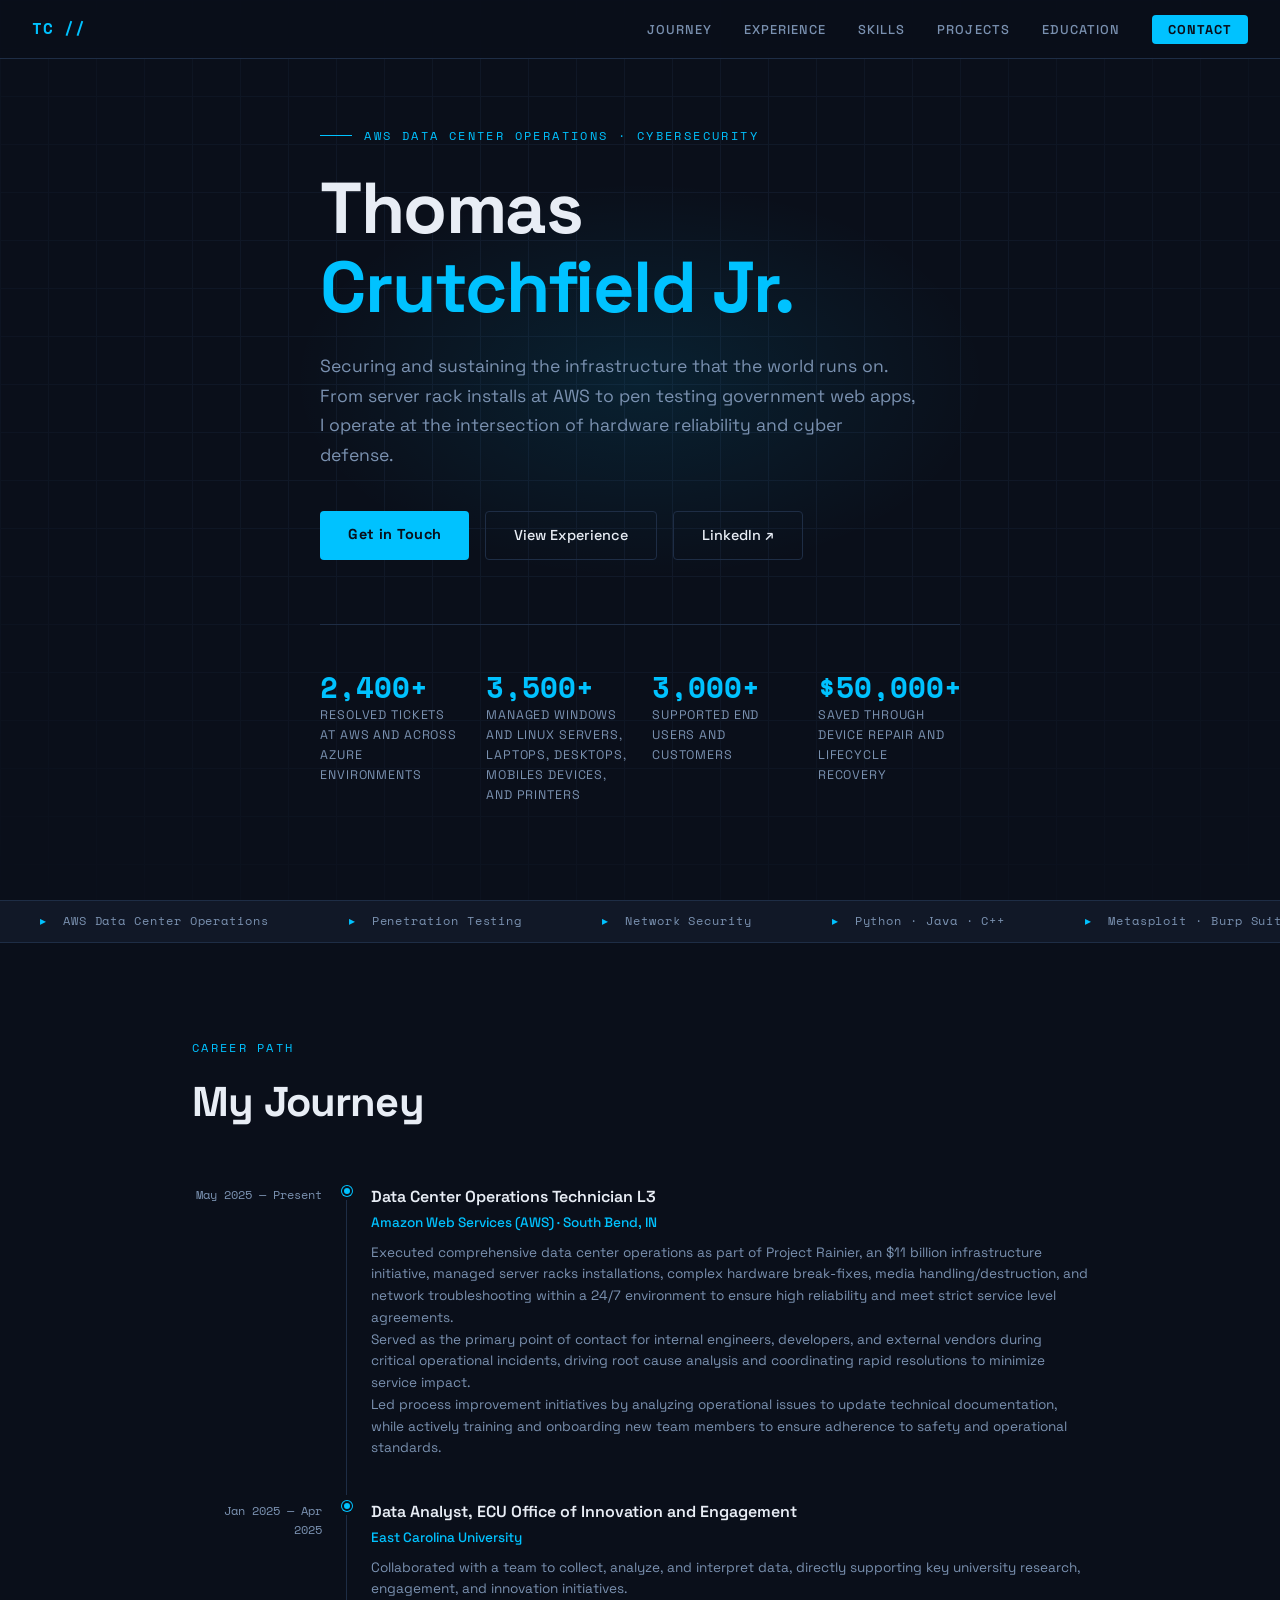
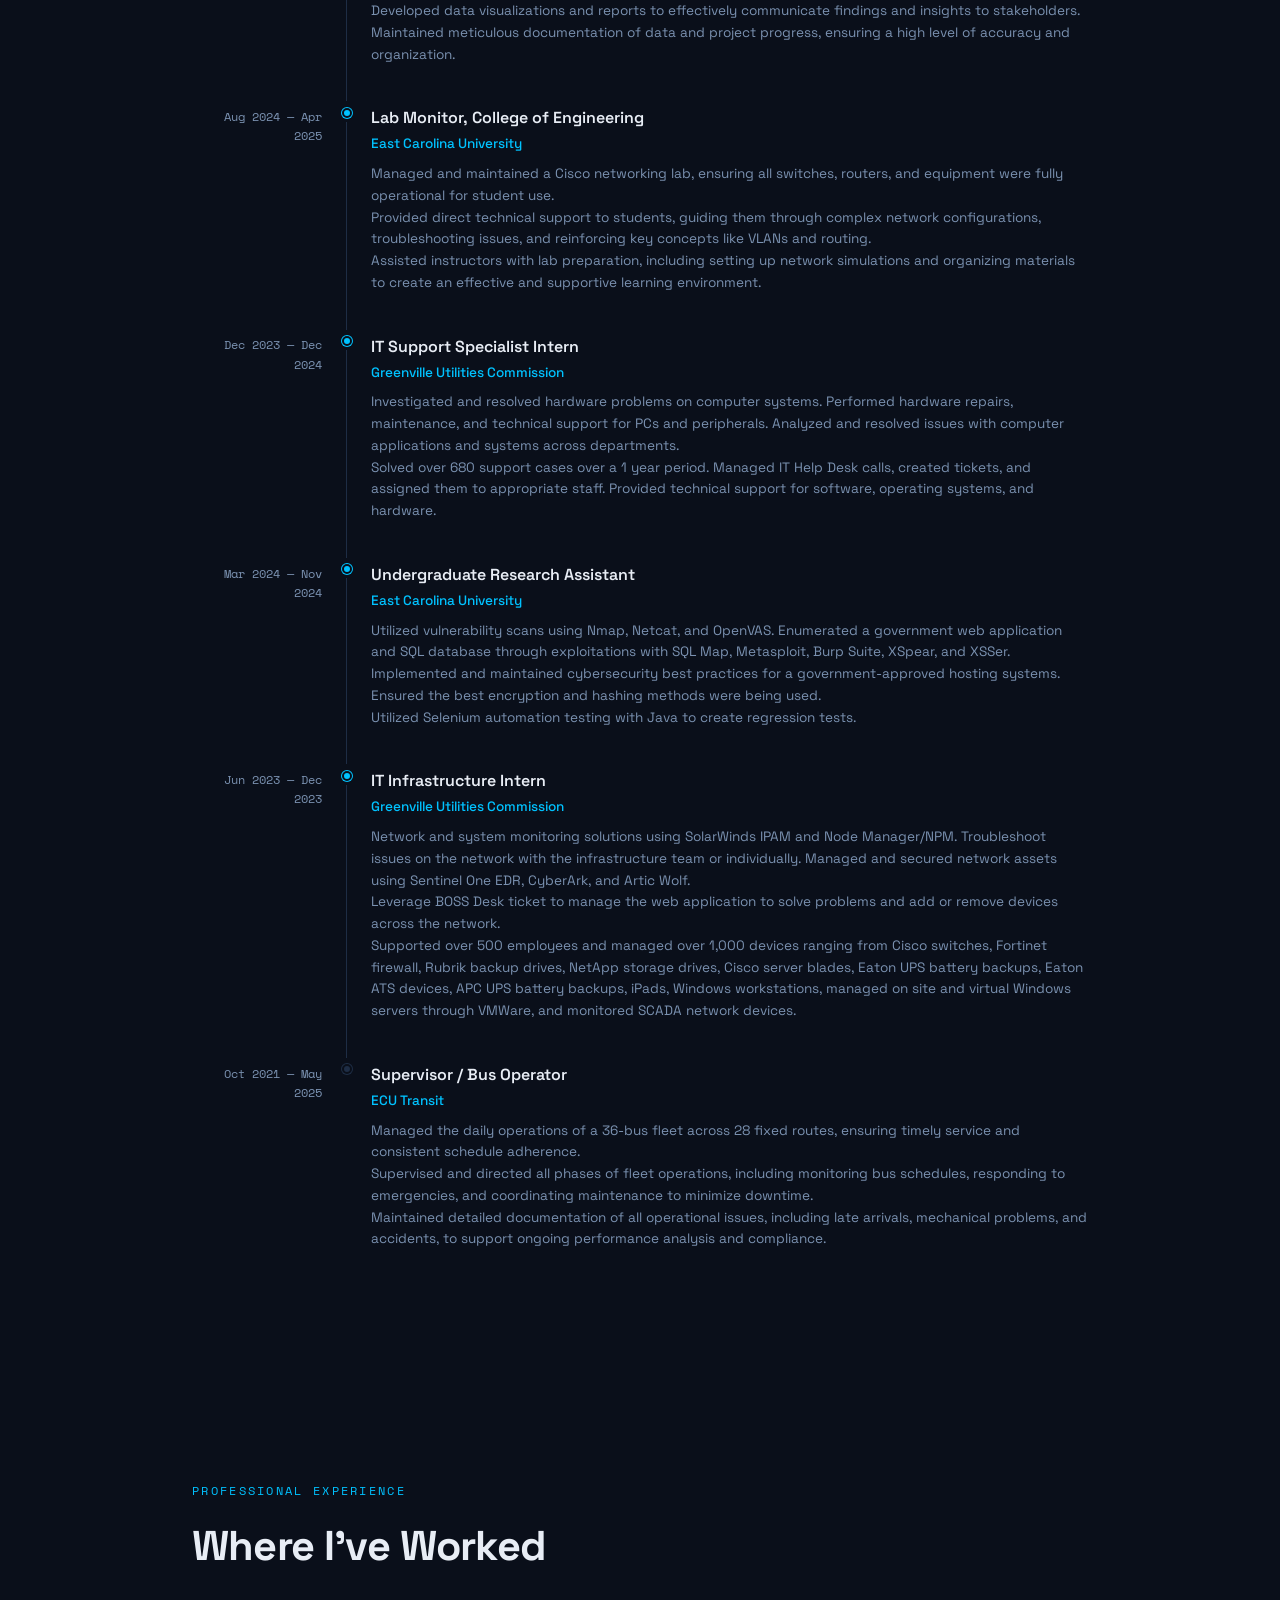
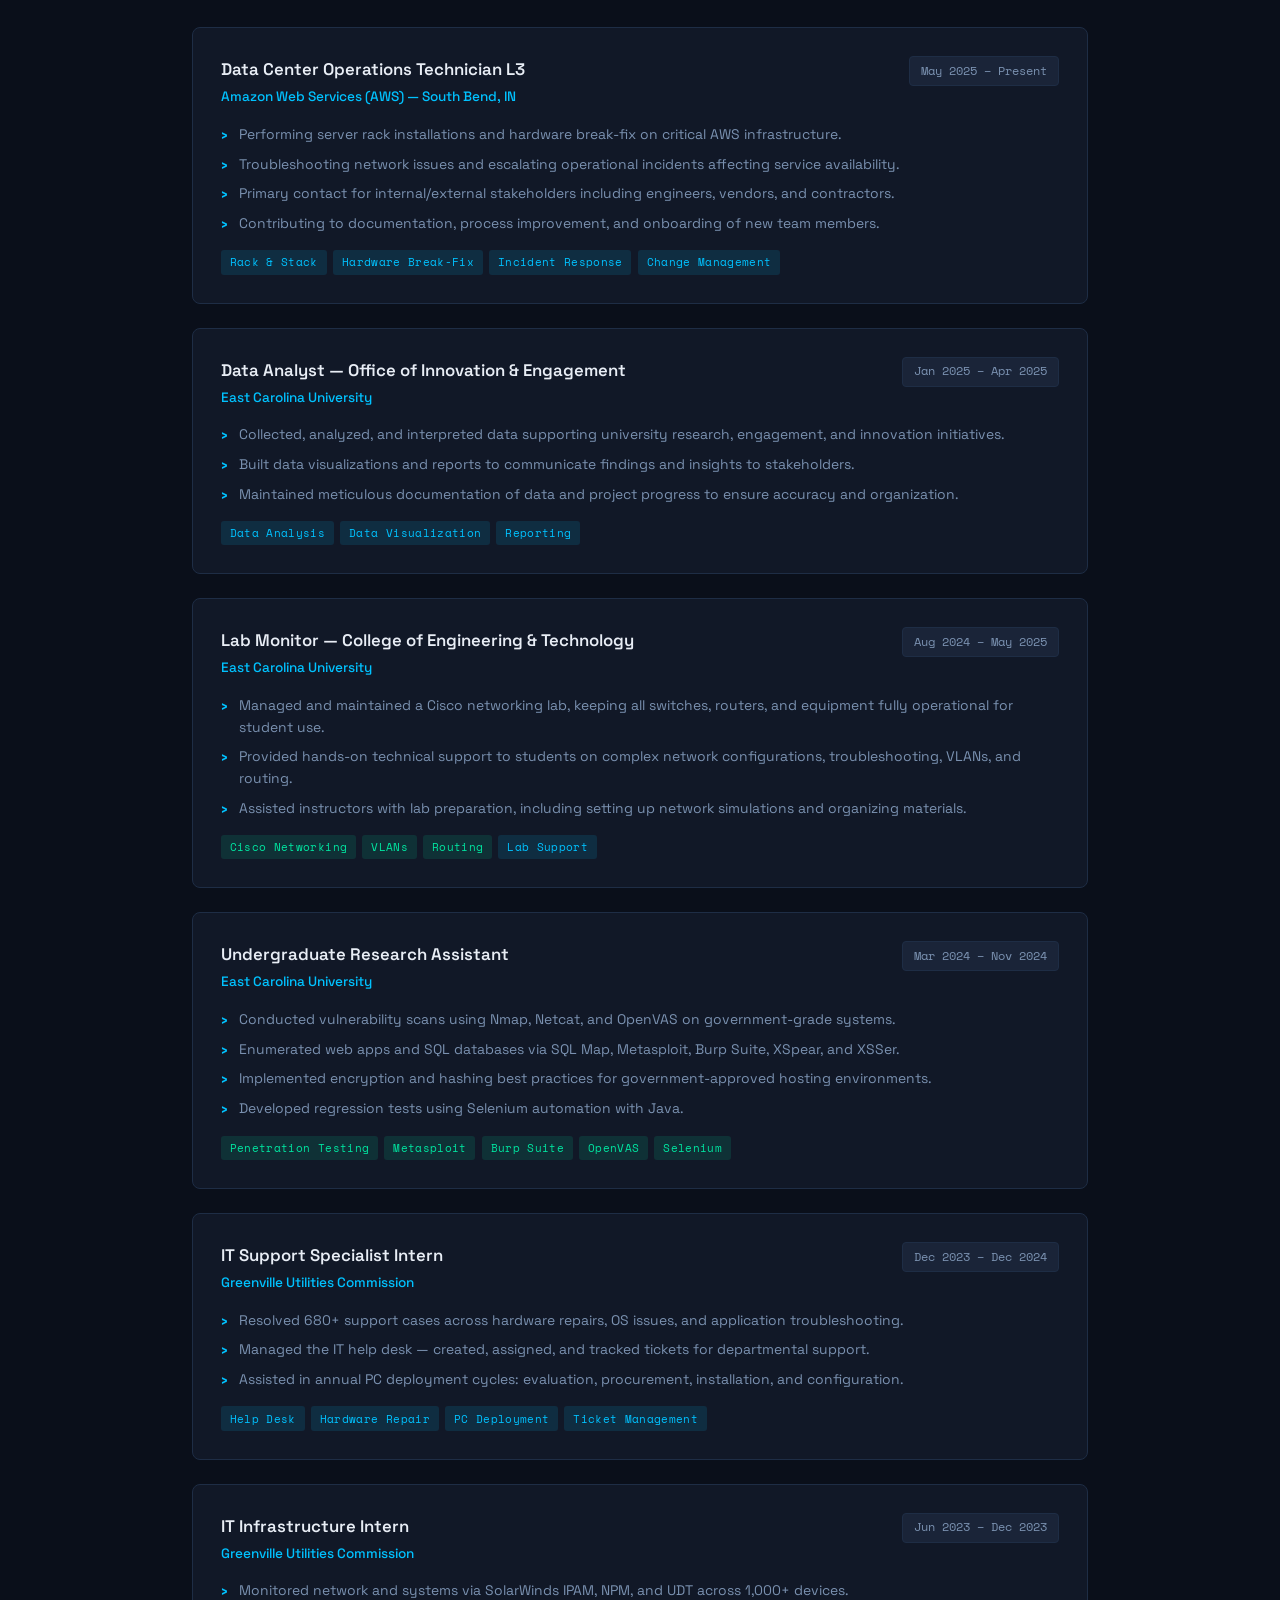
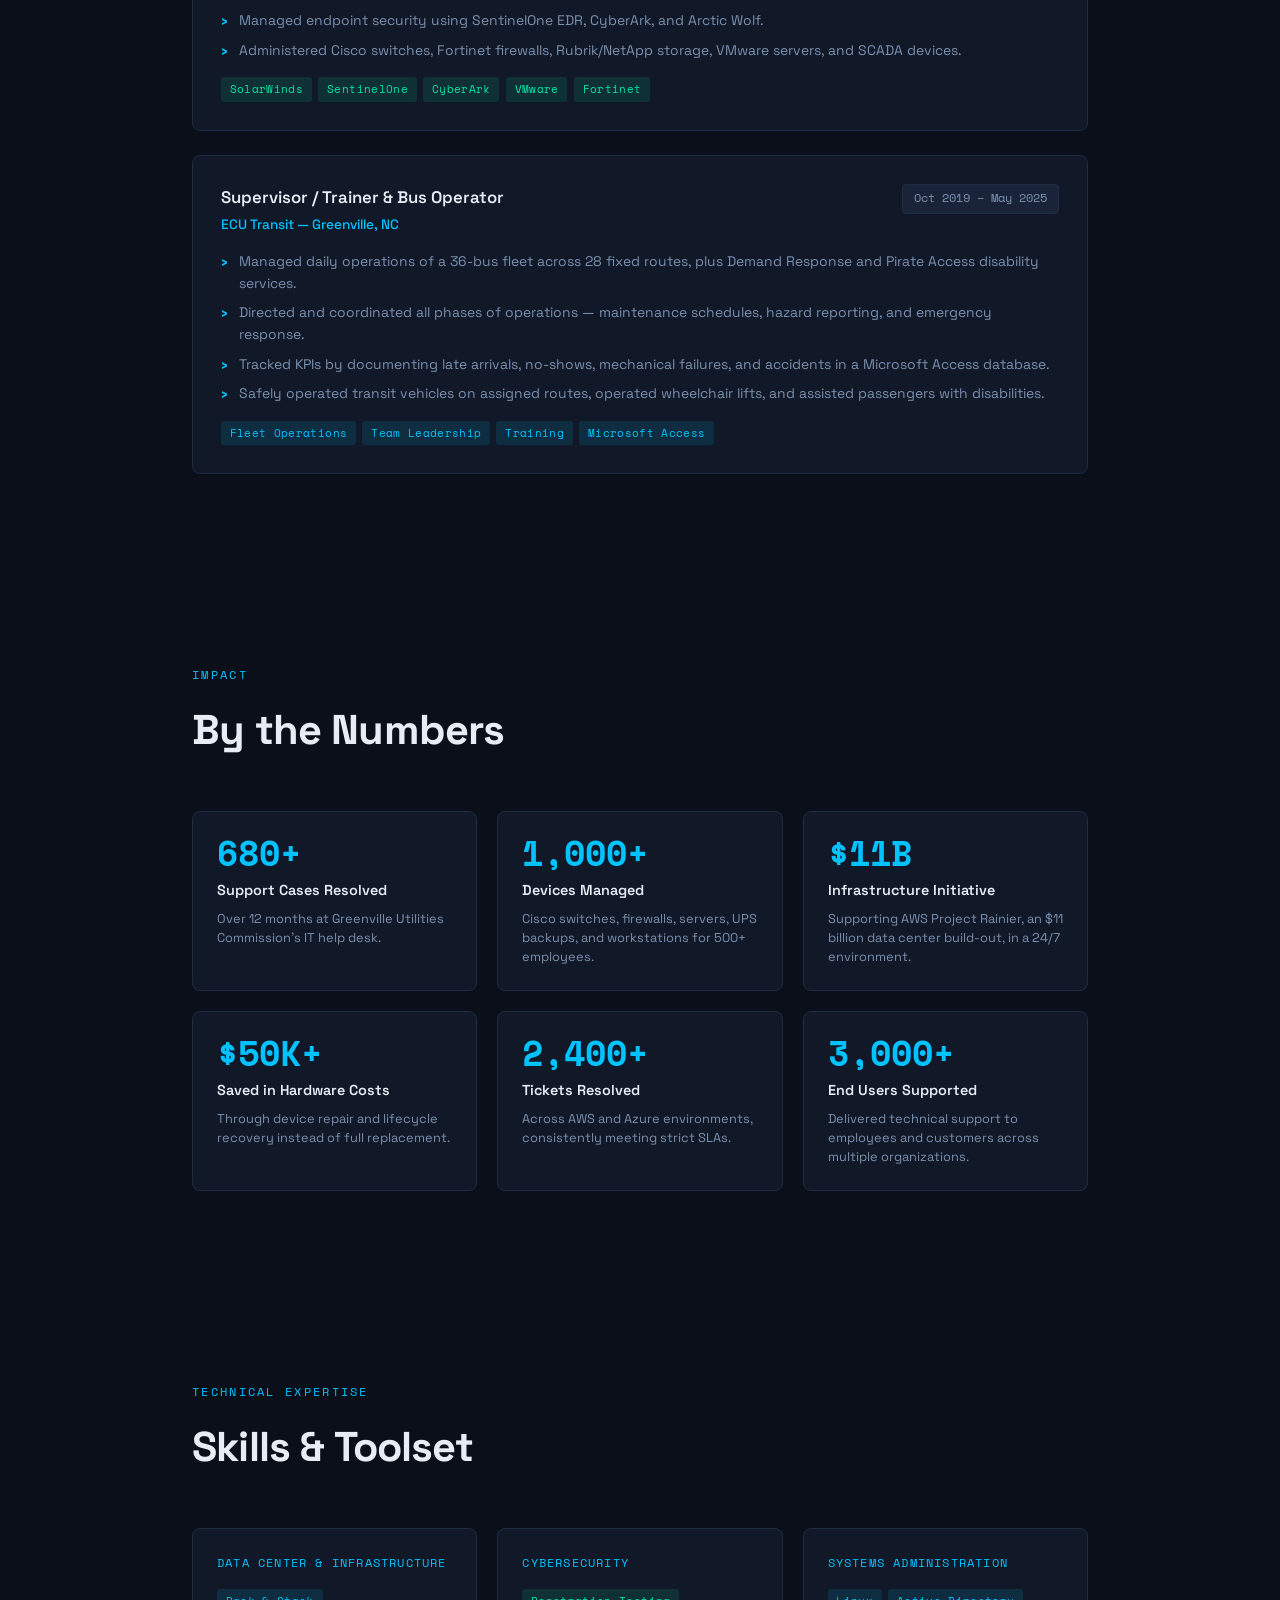
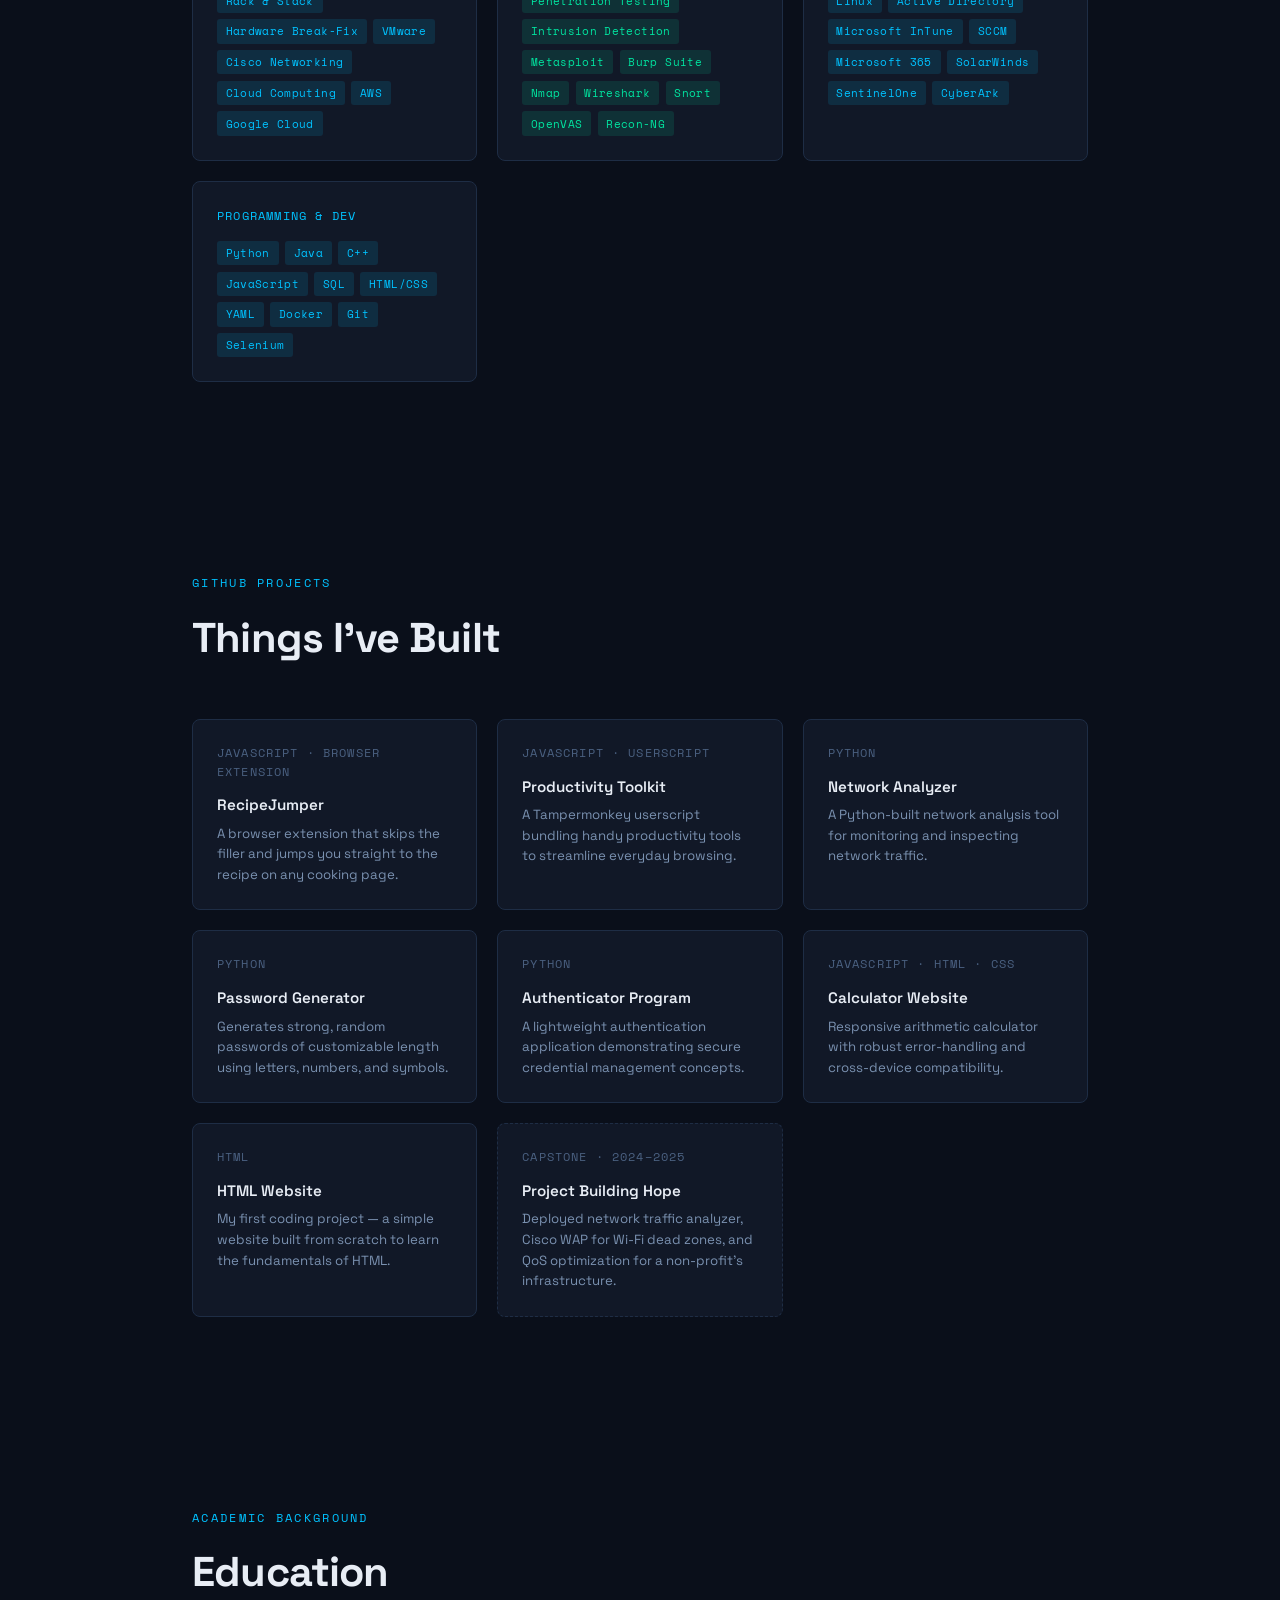
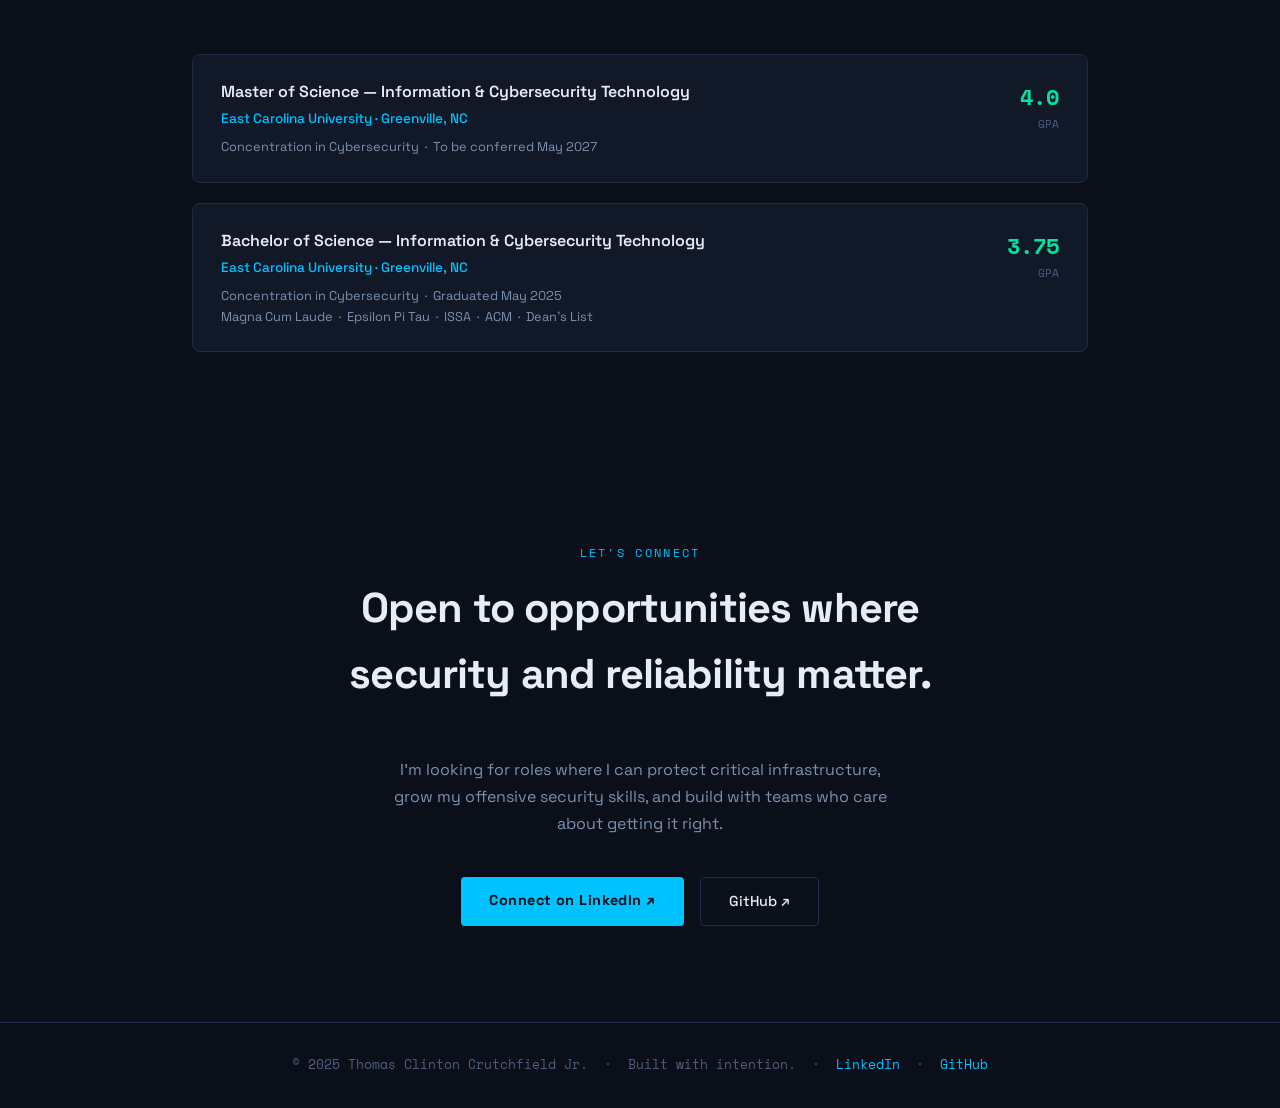
<file: index.html>
<!DOCTYPE html>
<html lang="en">
<head>
  <meta charset="UTF-8" />
  <meta name="viewport" content="width=device-width, initial-scale=1.0, viewport-fit=cover" />

  <!-- Primary SEO -->
  <title>Thomas Crutchfield Jr. | Cybersecurity & Data Center Operations</title>
  <meta name="description" content="Thomas Clinton Crutchfield Jr. — AWS Data Center Operations Technician and cybersecurity professional specializing in penetration testing, network security, and infrastructure reliability." />
  <meta name="author" content="Thomas Clinton Crutchfield Jr." />
  <meta name="keywords" content="Thomas Crutchfield, cybersecurity, penetration testing, AWS data center operations, network security, infrastructure, IT support, East Carolina University" />
  <meta name="robots" content="index, follow" />
  <meta name="theme-color" content="#0a0f1a" />
  <!-- TODO: replace with your live domain once deployed -->
  <link rel="canonical" href="https://thomascrutchfield.com/" />

  <!-- Open Graph (Facebook, LinkedIn, etc.) -->
  <meta property="og:type" content="website" />
  <meta property="og:site_name" content="Thomas Crutchfield Jr." />
  <meta property="og:title" content="Thomas Crutchfield Jr. | Cybersecurity & Data Center Operations" />
  <meta property="og:description" content="AWS Data Center Operations Technician and cybersecurity professional — penetration testing, network security, and infrastructure reliability." />
  <meta property="og:url" content="https://thomascrutchfield.com/" />
  <meta property="og:locale" content="en_US" />
  <meta property="og:image" content="https://thomascrutchfield.com/og-image.png" />

  <!-- Twitter Card -->
  <meta name="twitter:card" content="summary_large_image" />
  <meta name="twitter:title" content="Thomas Crutchfield Jr. | Cybersecurity & Data Center Operations" />
  <meta name="twitter:description" content="AWS Data Center Operations Technician and cybersecurity professional — penetration testing, network security, and infrastructure reliability." />
  <meta name="twitter:image" content="https://thomascrutchfield.com/og-image.png" />

  <!-- Fonts (preconnect for faster load / better Core Web Vitals) -->
  <link rel="preconnect" href="https://fonts.googleapis.com" />
  <link rel="preconnect" href="https://fonts.gstatic.com" crossorigin />
  <link href="https://fonts.googleapis.com/css2?family=Space+Grotesk:wght@300;400;500;600;700&family=Space+Mono:wght@400;700&display=swap" rel="stylesheet" />

  <!-- Structured data: Person schema for rich search results -->
  <script type="application/ld+json">
  {
    "@context": "https://schema.org",
    "@type": "Person",
    "name": "Thomas Clinton Crutchfield Jr.",
    "jobTitle": "Data Center Operations Technician & Cybersecurity Professional",
    "url": "https://thomascrutchfield.com/",
    "worksFor": { "@type": "Organization", "name": "Amazon Web Services" },
    "alumniOf": { "@type": "CollegeOrUniversity", "name": "East Carolina University" },
    "knowsAbout": ["Cybersecurity", "Penetration Testing", "Data Center Operations", "Network Security", "Cloud Computing", "Linux", "Python"],
    "sameAs": [
      "https://www.linkedin.com/in/thomas-crutchfield-780957192/",
      "https://github.com/Thomas2074"
    ]
  }
  </script>

  <style>
    :root {
      --bg: #0a0f1a;
      --surface: #111827;
      --surface-2: #1a2438;
      --border: #1e2d45;
      --accent: #00c2ff;
      --accent-dim: rgba(0, 194, 255, 0.12);
      --accent-glow: rgba(0, 194, 255, 0.25);
      --text: #e8edf5;
      --text-muted: #7a91b0;
      --text-dim: #4a6080;
      --green: #00e5a0;
      --green-dim: rgba(0, 229, 160, 0.12);
      --font-display: 'Space Grotesk', sans-serif;
      --font-mono: 'Space Mono', monospace;
    }

    *, *::before, *::after { box-sizing: border-box; margin: 0; padding: 0; }

    html {
      scroll-behavior: smooth;
      scroll-padding-top: 5rem; /* keep anchor targets clear of the fixed nav */
      -webkit-text-size-adjust: 100%; /* prevent iOS Safari font inflation */
      text-size-adjust: 100%;
    }

    body {
      background: var(--bg);
      color: var(--text);
      font-family: var(--font-display);
      line-height: 1.6;
      overflow-x: hidden;
      -webkit-font-smoothing: antialiased;
      -moz-osx-font-smoothing: grayscale;
      -webkit-tap-highlight-color: rgba(0, 194, 255, 0.2);
    }

    @media (prefers-reduced-motion: reduce) {
      html { scroll-behavior: auto; }
      *, *::before, *::after {
        animation-duration: 0.001ms !important;
        animation-iteration-count: 1 !important;
        transition-duration: 0.001ms !important;
      }
    }

    /* ── NAV ── */
    nav {
      position: fixed;
      top: 0; left: 0; right: 0;
      z-index: 100;
      display: flex;
      align-items: center;
      justify-content: space-between;
      padding: 1rem 2rem;
      padding-left: max(2rem, env(safe-area-inset-left));
      padding-right: max(2rem, env(safe-area-inset-right));
      background: rgba(10,15,26,0.85);
      -webkit-backdrop-filter: blur(12px);
      backdrop-filter: blur(12px);
      border-bottom: 1px solid var(--border);
    }

    .nav-logo {
      font-family: var(--font-mono);
      font-size: 1rem;
      font-weight: 700;
      color: var(--accent);
      text-decoration: none;
      letter-spacing: 0.05em;
    }

    .nav-links {
      display: flex;
      gap: 2rem;
      list-style: none;
    }

    .nav-links a {
      color: var(--text-muted);
      text-decoration: none;
      font-size: 0.8rem;
      font-weight: 500;
      letter-spacing: 0.08em;
      text-transform: uppercase;
      transition: color 0.2s;
    }

    .nav-links a:hover { color: var(--accent); }

    .nav-cta {
      background: var(--accent);
      color: var(--bg) !important;
      padding: 0.4rem 1rem;
      border-radius: 4px;
      font-weight: 700 !important;
    }

    /* ── HERO ── */
    #home {
      min-height: 100vh;
      display: flex;
      align-items: center;
      padding: 6rem 2rem 4rem;
      position: relative;
      overflow: hidden;
    }

    .hero-grid-bg {
      position: absolute;
      inset: 0;
      background-image:
        linear-gradient(var(--border) 1px, transparent 1px),
        linear-gradient(90deg, var(--border) 1px, transparent 1px);
      background-size: 48px 48px;
      opacity: 0.35;
      -webkit-mask-image: radial-gradient(ellipse 80% 80% at 50% 40%, black 30%, transparent 100%);
      mask-image: radial-gradient(ellipse 80% 80% at 50% 40%, black 30%, transparent 100%);
    }

    .hero-glow {
      position: absolute;
      top: 20%;
      left: 50%;
      transform: translateX(-50%);
      width: 700px;
      height: 400px;
      background: radial-gradient(ellipse, rgba(0,194,255,0.1) 0%, transparent 70%);
      pointer-events: none;
    }

    .hero-inner {
      max-width: 900px;
      margin: 0 auto;
      position: relative;
      z-index: 1;
    }

    .hero-eyebrow {
      font-family: var(--font-mono);
      font-size: 0.75rem;
      color: var(--accent);
      letter-spacing: 0.2em;
      text-transform: uppercase;
      margin-bottom: 1.5rem;
      display: flex;
      align-items: center;
      gap: 0.75rem;
    }

    .hero-eyebrow::before {
      content: '';
      display: inline-block;
      width: 32px;
      height: 1px;
      background: var(--accent);
    }

    h1 {
      font-size: clamp(2.5rem, 6vw, 4.5rem);
      font-weight: 700;
      line-height: 1.1;
      letter-spacing: -0.02em;
      margin-bottom: 1.5rem;
    }

    h1 span { color: var(--accent); }

    .hero-sub {
      font-size: 1.1rem;
      color: var(--text-muted);
      max-width: 600px;
      margin-bottom: 2.5rem;
      line-height: 1.7;
    }

    .hero-actions {
      display: flex;
      gap: 1rem;
      flex-wrap: wrap;
      margin-bottom: 4rem;
    }

    .btn-primary {
      background: var(--accent);
      color: var(--bg);
      padding: 0.75rem 1.75rem;
      border-radius: 4px;
      text-decoration: none;
      font-weight: 700;
      font-size: 0.9rem;
      letter-spacing: 0.03em;
      transition: opacity 0.2s, transform 0.2s;
      display: inline-block;
    }

    .btn-primary:hover { opacity: 0.85; transform: translateY(-1px); }

    .btn-secondary {
      background: transparent;
      color: var(--text);
      padding: 0.75rem 1.75rem;
      border-radius: 4px;
      border: 1px solid var(--border);
      text-decoration: none;
      font-weight: 500;
      font-size: 0.9rem;
      transition: border-color 0.2s, color 0.2s;
      display: inline-block;
    }

    .btn-secondary:hover { border-color: var(--accent); color: var(--accent); }

    .hero-stats {
      display: grid;
      grid-template-columns: repeat(auto-fit, minmax(140px, 1fr));
      gap: 1.5rem;
      padding-top: 3rem;
      border-top: 1px solid var(--border);
    }

    .stat {
      display: flex;
      flex-direction: column;
      gap: 0.25rem;
    }

    .stat-num {
      font-family: var(--font-mono);
      font-size: 1.8rem;
      font-weight: 700;
      color: var(--accent);
      line-height: 1;
    }

    .stat-label {
      font-size: 0.78rem;
      color: var(--text-muted);
      text-transform: uppercase;
      letter-spacing: 0.07em;
    }

    /* ── SECTIONS ── */
    section {
      padding: 6rem 2rem;
      max-width: 960px;
      margin: 0 auto;
    }

    .section-eyebrow {
      font-family: var(--font-mono);
      font-size: 0.72rem;
      color: var(--accent);
      letter-spacing: 0.2em;
      text-transform: uppercase;
      margin-bottom: 0.75rem;
    }

    h2 {
      font-size: clamp(1.8rem, 4vw, 2.6rem);
      font-weight: 700;
      letter-spacing: -0.02em;
      margin-bottom: 3rem;
    }

    /* ── JOURNEY TIMELINE ── */
    .timeline {
      display: flex;
      flex-direction: column;
      gap: 0;
    }

    .timeline-item {
      display: grid;
      grid-template-columns: 130px 1px 1fr;
      gap: 0 1.5rem;
      position: relative;
    }

    .timeline-date {
      font-family: var(--font-mono);
      font-size: 0.75rem;
      color: var(--text-muted);
      padding-top: 0.1rem;
      text-align: right;
    }

    .timeline-line {
      display: flex;
      flex-direction: column;
      align-items: center;
    }

    .timeline-dot {
      width: 10px;
      height: 10px;
      border-radius: 50%;
      background: var(--accent);
      border: 2px solid var(--bg);
      box-shadow: 0 0 0 1px var(--accent);
      flex-shrink: 0;
      margin-top: 0.15rem;
    }

    .timeline-dot.dim { background: var(--border); box-shadow: 0 0 0 1px var(--border); }

    .timeline-connector {
      flex: 1;
      width: 1px;
      background: var(--border);
      margin: 4px 0;
    }

    .timeline-item:last-child .timeline-connector { display: none; }

    .timeline-content {
      padding-bottom: 2.5rem;
    }

    .timeline-role {
      font-weight: 600;
      font-size: 1rem;
      color: var(--text);
      margin-bottom: 0.15rem;
    }

    .timeline-org {
      font-size: 0.85rem;
      color: var(--accent);
      margin-bottom: 0.5rem;
      font-weight: 500;
    }

    .timeline-desc {
      font-size: 0.85rem;
      color: var(--text-muted);
      line-height: 1.6;
    }

    /* ── EXPERIENCE CARDS ── */
    .exp-cards {
      display: flex;
      flex-direction: column;
      gap: 1.5rem;
    }

    .exp-card {
      background: var(--surface);
      border: 1px solid var(--border);
      border-radius: 8px;
      padding: 1.75rem;
      transition: border-color 0.2s, background 0.2s;
    }

    .exp-card:hover {
      border-color: var(--accent);
      background: var(--surface-2);
    }

    .exp-header {
      display: flex;
      justify-content: space-between;
      align-items: flex-start;
      gap: 1rem;
      margin-bottom: 1rem;
      flex-wrap: wrap;
    }

    .exp-title {
      font-size: 1.05rem;
      font-weight: 600;
      margin-bottom: 0.2rem;
    }

    .exp-company {
      font-size: 0.85rem;
      color: var(--accent);
      font-weight: 500;
    }

    .exp-date {
      font-family: var(--font-mono);
      font-size: 0.72rem;
      color: var(--text-muted);
      white-space: nowrap;
      background: var(--surface-2);
      padding: 0.3rem 0.7rem;
      border-radius: 4px;
      border: 1px solid var(--border);
    }

    .exp-bullets {
      list-style: none;
      display: flex;
      flex-direction: column;
      gap: 0.5rem;
      margin-bottom: 1rem;
    }

    .exp-bullets li {
      font-size: 0.87rem;
      color: var(--text-muted);
      padding-left: 1.1rem;
      position: relative;
      line-height: 1.55;
    }

    .exp-bullets li::before {
      content: '›';
      position: absolute;
      left: 0;
      color: var(--accent);
      font-weight: 700;
    }

    .exp-tags {
      display: flex;
      flex-wrap: wrap;
      gap: 0.4rem;
    }

    .tag {
      background: var(--accent-dim);
      color: var(--accent);
      font-size: 0.7rem;
      font-family: var(--font-mono);
      padding: 0.2rem 0.55rem;
      border-radius: 3px;
      letter-spacing: 0.03em;
    }

    .tag.green {
      background: var(--green-dim);
      color: var(--green);
    }

    /* ── IMPACT GRID ── */
    .impact-grid {
      display: grid;
      grid-template-columns: repeat(auto-fit, minmax(220px, 1fr));
      gap: 1.25rem;
    }

    .impact-card {
      background: var(--surface);
      border: 1px solid var(--border);
      border-radius: 8px;
      padding: 1.5rem;
      transition: border-color 0.2s;
    }

    .impact-card:hover { border-color: var(--accent); }

    .impact-num {
      font-family: var(--font-mono);
      font-size: 2.2rem;
      font-weight: 700;
      color: var(--accent);
      line-height: 1;
      margin-bottom: 0.5rem;
    }

    .impact-label {
      font-size: 0.9rem;
      font-weight: 600;
      margin-bottom: 0.4rem;
    }

    .impact-desc {
      font-size: 0.8rem;
      color: var(--text-muted);
      line-height: 1.5;
    }

    /* ── SKILLS ── */
    .skill-groups {
      display: grid;
      grid-template-columns: repeat(auto-fit, minmax(280px, 1fr));
      gap: 1.25rem;
    }

    .skill-group {
      background: var(--surface);
      border: 1px solid var(--border);
      border-radius: 8px;
      padding: 1.5rem;
    }

    .skill-group-title {
      font-size: 0.75rem;
      font-family: var(--font-mono);
      color: var(--accent);
      letter-spacing: 0.1em;
      text-transform: uppercase;
      margin-bottom: 1rem;
    }

    .skill-tags {
      display: flex;
      flex-wrap: wrap;
      gap: 0.4rem;
    }

    /* ── PROJECTS ── */
    .project-cards {
      display: grid;
      grid-template-columns: repeat(auto-fit, minmax(260px, 1fr));
      gap: 1.25rem;
    }

    .project-card {
      background: var(--surface);
      border: 1px solid var(--border);
      border-radius: 8px;
      padding: 1.5rem;
      text-decoration: none;
      color: inherit;
      transition: border-color 0.2s, transform 0.2s;
      display: block;
    }

    .project-card:hover {
      border-color: var(--accent);
      transform: translateY(-2px);
    }

    .project-lang {
      font-size: 0.72rem;
      font-family: var(--font-mono);
      color: var(--text-dim);
      text-transform: uppercase;
      letter-spacing: 0.1em;
      margin-bottom: 0.75rem;
    }

    .project-name {
      font-size: 0.95rem;
      font-weight: 600;
      margin-bottom: 0.4rem;
      color: var(--text);
    }

    .project-desc {
      font-size: 0.83rem;
      color: var(--text-muted);
      line-height: 1.55;
    }

    /* ── EDUCATION ── */
    .edu-cards {
      display: flex;
      flex-direction: column;
      gap: 1.25rem;
    }

    .edu-card {
      background: var(--surface);
      border: 1px solid var(--border);
      border-radius: 8px;
      padding: 1.5rem 1.75rem;
      display: flex;
      justify-content: space-between;
      align-items: flex-start;
      gap: 1rem;
      flex-wrap: wrap;
    }

    .edu-degree {
      font-size: 1rem;
      font-weight: 600;
      margin-bottom: 0.2rem;
    }

    .edu-school {
      font-size: 0.85rem;
      color: var(--accent);
      font-weight: 500;
      margin-bottom: 0.5rem;
    }

    .edu-details {
      font-size: 0.8rem;
      color: var(--text-muted);
    }

    .edu-gpa {
      font-family: var(--font-mono);
      font-size: 1.4rem;
      font-weight: 700;
      color: var(--green);
      text-align: right;
    }

    .edu-gpa-label {
      font-size: 0.7rem;
      color: var(--text-dim);
      text-align: right;
      font-family: var(--font-mono);
    }

    /* ── CONTACT ── */
    #contact {
      text-align: center;
    }

    .contact-sub {
      color: var(--text-muted);
      max-width: 500px;
      margin: 0 auto 2.5rem;
      line-height: 1.7;
    }

    .contact-links {
      display: flex;
      gap: 1rem;
      justify-content: center;
      flex-wrap: wrap;
    }

    /* ── SCROLL TICKER ── */
    .ticker-wrap {
      width: 100%;
      overflow: hidden;
      background: var(--surface);
      border-top: 1px solid var(--border);
      border-bottom: 1px solid var(--border);
      padding: 0.7rem 0;
    }

    .ticker {
      display: flex;
      width: max-content;
      animation: ticker 30s linear infinite;
    }

    .ticker-item {
      font-family: var(--font-mono);
      font-size: 0.72rem;
      color: var(--text-muted);
      letter-spacing: 0.08em;
      padding: 0 2.5rem;
      white-space: nowrap;
    }

    .ticker-item span { color: var(--accent); margin-right: 0.5rem; }

    @keyframes ticker {
      from { transform: translateX(0); }
      to { transform: translateX(-50%); }
    }

    /* ── FOOTER ── */
    footer {
      text-align: center;
      padding: 2rem;
      border-top: 1px solid var(--border);
      font-size: 0.8rem;
      color: var(--text-dim);
      font-family: var(--font-mono);
    }

    footer a { color: var(--accent); text-decoration: none; }

    /* ── RESPONSIVE ── */

    /* Tablet */
    @media (max-width: 900px) {
      section { padding: 4.5rem 1.75rem; }
      .nav-links { gap: 1.25rem; }
      .nav-links a { font-size: 0.72rem; }
      h2 { margin-bottom: 2.25rem; }
    }

    /* Mobile */
    @media (max-width: 640px) {
      nav { padding: 0.85rem 1.1rem; }
      /* Collapse the link list but keep the Contact CTA reachable */
      .nav-links { gap: 0; }
      .nav-links li:not(.nav-cta-item) { display: none; }
      .nav-cta { padding: 0.45rem 1rem; }

      section { padding: 4rem 1.25rem; }
      #home { padding: 5.5rem 1.25rem 3rem; }
      .hero-sub { font-size: 1rem; }
      .hero-actions { gap: 0.75rem; }
      .hero-actions a { flex: 1 1 auto; text-align: center; }
      .hero-stats { grid-template-columns: repeat(2, 1fr); gap: 1.25rem; }

      .timeline-item { grid-template-columns: 84px 1px 1fr; gap: 0 1rem; }
      .timeline-date { font-size: 0.68rem; }
      .exp-header { gap: 0.5rem; }
      .exp-date { align-self: flex-start; }
    }

    /* Small phones */
    @media (max-width: 400px) {
      .hero-stats { grid-template-columns: 1fr; }
      .timeline-item { grid-template-columns: 1fr; }
      .timeline-date { text-align: left; margin-bottom: 0.4rem; }
      .timeline-line { display: none; }
      .timeline-content { padding-bottom: 2rem; border-left: 1px solid var(--border); padding-left: 1rem; }
    }

    /* ── ANIMATIONS ── */
    .fade-in {
      opacity: 0;
      transform: translateY(20px);
      transition: opacity 0.5s ease, transform 0.5s ease;
    }

    .fade-in.visible {
      opacity: 1;
      transform: translateY(0);
    }
  </style>
</head>
<body>

<!-- NAV -->
<nav aria-label="Primary">
  <a href="#home" class="nav-logo" aria-label="Home">TC //</a>
  <ul class="nav-links">
    <li><a href="#journey">Journey</a></li>
    <li><a href="#experience">Experience</a></li>
    <li><a href="#skills">Skills</a></li>
    <li><a href="#projects">Projects</a></li>
    <li><a href="#education">Education</a></li>
    <li class="nav-cta-item"><a href="#contact" class="nav-cta">Contact</a></li>
  </ul>
</nav>

<!-- HERO -->
<section id="home" style="max-width:100%; padding-left: max(2rem, calc((100% - 960px) / 2 + 2rem)); padding-right: max(2rem, calc((100% - 960px) / 2 + 2rem));">
  <div class="hero-grid-bg"></div>
  <div class="hero-glow"></div>
  <div class="hero-inner">
    <div class="hero-eyebrow">AWS Data Center Operations · Cybersecurity</div>
    <h1>Thomas<br><span>Crutchfield Jr.</span></h1>
    <p class="hero-sub">
      Securing and sustaining the infrastructure that the world runs on.
      From server rack installs at AWS to pen testing government web apps,
      I operate at the intersection of hardware reliability and cyber defense.
    </p>
    <div class="hero-actions">
      <a href="#contact" class="btn-primary">Get in Touch</a>
      <a href="#experience" class="btn-secondary">View Experience</a>
      <a href="https://www.linkedin.com/in/thomas-crutchfield-780957192/" target="_blank" rel="noopener" class="btn-secondary">LinkedIn ↗</a>
    </div>
    <div class="hero-stats">
      <div class="stat"><span class="stat-num">2,400+</span><span class="stat-label">Resolved Tickets at AWS and Across Azure Environments</span></div>
      <div class="stat"><span class="stat-num">3,500+</span><span class="stat-label">Managed Windows and Linux Servers, Laptops, Desktops, Mobiles Devices, and Printers</span></div>
      <div class="stat"><span class="stat-num">3,000+</span><span class="stat-label">Supported End Users and Customers</span></div>
      <div class="stat"><span class="stat-num">$50,000+</span><span class="stat-label">Saved Through Device Repair and Lifecycle Recovery</span></div>
    </div>
  </div>
</section>

<!-- TICKER -->
<div class="ticker-wrap">
  <div class="ticker">
    <span class="ticker-item"><span>▸</span> AWS Data Center Operations</span>
    <span class="ticker-item"><span>▸</span> Penetration Testing</span>
    <span class="ticker-item"><span>▸</span> Network Security</span>
    <span class="ticker-item"><span>▸</span> Python · Java · C++</span>
    <span class="ticker-item"><span>▸</span> Metasploit · Burp Suite · Nmap</span>
    <span class="ticker-item"><span>▸</span> Linux · Docker · VMware</span>
    <span class="ticker-item"><span>▸</span> Active Directory · InTune · SCCM</span>
    <span class="ticker-item"><span>▸</span> Cisco Networking</span>
    <span class="ticker-item"><span>▸</span> M.S. Cybersecurity — In Progress</span>
    <!-- duplicate for seamless loop -->
    <span class="ticker-item"><span>▸</span> AWS Data Center Operations</span>
    <span class="ticker-item"><span>▸</span> Penetration Testing</span>
    <span class="ticker-item"><span>▸</span> Network Security</span>
    <span class="ticker-item"><span>▸</span> Python · Java · C++</span>
    <span class="ticker-item"><span>▸</span> Metasploit · Burp Suite · Nmap</span>
    <span class="ticker-item"><span>▸</span> Linux · Docker · VMware</span>
    <span class="ticker-item"><span>▸</span> Active Directory · InTune · SCCM</span>
    <span class="ticker-item"><span>▸</span> Cisco Networking</span>
    <span class="ticker-item"><span>▸</span> M.S. Cybersecurity — In Progress</span>
  </div>
</div>

<!-- JOURNEY -->
<section id="journey" class="fade-in">
  <div class="section-eyebrow">Career Path</div>
  <h2>My Journey</h2>
  <div class="timeline">

    <div class="timeline-item">
      <div class="timeline-date">May 2025 — Present</div>
      <div class="timeline-line"><div class="timeline-dot"></div><div class="timeline-connector"></div></div>
      <div class="timeline-content">
        <div class="timeline-role">Data Center Operations Technician L3</div>
        <div class="timeline-org">Amazon Web Services (AWS) · South Bend, IN</div>
        <div class="timeline-desc">Executed comprehensive data center operations as part of Project Rainier, an $11 billion infrastructure initiative, managed server racks installations, complex hardware break-fixes, media handling/destruction, and network troubleshooting within a 24/7 environment to ensure high reliability and meet strict service level agreements.</div>
        <div class="timeline-desc">Served as the primary point of contact for internal engineers, developers, and external vendors during critical operational incidents, driving root cause analysis and coordinating rapid resolutions to minimize service impact.</div>
        <div class="timeline-desc">Led process improvement initiatives by analyzing operational issues to update technical documentation, while actively training and onboarding new team members to ensure adherence to safety and operational standards.</div>
      </div>
    </div>

    <div class="timeline-item">
      <div class="timeline-date">Jan 2025 — Apr 2025</div>
      <div class="timeline-line"><div class="timeline-dot"></div><div class="timeline-connector"></div></div>
      <div class="timeline-content">
        <div class="timeline-role">Data Analyst, ECU Office of Innovation and Engagement</div>
        <div class="timeline-org">East Carolina University</div>
        <div class="timeline-desc">Collaborated with a team to collect, analyze, and interpret data, directly supporting key university research, engagement, and innovation initiatives.</div>
        <div class="timeline-desc">Developed data visualizations and reports to effectively communicate findings and insights to stakeholders.</div>
        <div class="timeline-desc">Maintained meticulous documentation of data and project progress, ensuring a high level of accuracy and organization.</div>
      </div>
    </div> 

    <div class="timeline-item">
      <div class="timeline-date">Aug 2024 — Apr 2025</div>
      <div class="timeline-line"><div class="timeline-dot"></div><div class="timeline-connector"></div></div>
      <div class="timeline-content">
        <div class="timeline-role">Lab Monitor, College of Engineering</div>
        <div class="timeline-org">East Carolina University</div>
        <div class="timeline-desc">Managed and maintained a Cisco networking lab, ensuring all switches, routers, and equipment were fully operational for student use.</div>
        <div class="timeline-desc">Provided direct technical support to students, guiding them through complex network configurations, troubleshooting issues, and reinforcing key concepts like VLANs and routing.</div>
        <div class="timeline-desc">Assisted instructors with lab preparation, including setting up network simulations and organizing materials to create an effective and supportive learning environment.</div>
      </div>
    </div>    

    <div class="timeline-item">
      <div class="timeline-date">Dec 2023 — Dec 2024</div>
      <div class="timeline-line"><div class="timeline-dot"></div><div class="timeline-connector"></div></div>
      <div class="timeline-content">
        <div class="timeline-role">IT Support Specialist Intern</div>
        <div class="timeline-org">Greenville Utilities Commission</div>
        <div class="timeline-desc">Investigated and resolved hardware problems on computer systems. Performed hardware repairs, maintenance, and technical support for PCs and peripherals. Analyzed and resolved issues with computer applications and systems across departments.</div>
        <div class="timeline-desc">Solved over 680 support cases over a 1 year period. Managed IT Help Desk calls, created tickets, and assigned them to appropriate staff. Provided technical support for software, operating systems, and hardware.</div>
      </div>
    </div>

    <div class="timeline-item">
      <div class="timeline-date">Mar 2024 — Nov 2024</div>
      <div class="timeline-line"><div class="timeline-dot"></div><div class="timeline-connector"></div></div>
      <div class="timeline-content">
        <div class="timeline-role">Undergraduate Research Assistant</div>
        <div class="timeline-org">East Carolina University</div>
        <div class="timeline-desc">Utilized vulnerability scans using Nmap, Netcat, and OpenVAS. Enumerated a government web application and SQL database through exploitations with SQL Map, Metasploit, Burp Suite, XSpear, and XSSer.</div>
        <div class="timeline-desc">Implemented and maintained cybersecurity best practices for a government-approved hosting systems. Ensured the best encryption and hashing methods were being used.</div>
        <div class="timeline-desc">Utilized Selenium automation testing with Java to create regression tests.</div>
      </div>
    </div>

    <div class="timeline-item">
      <div class="timeline-date">Jun 2023 — Dec 2023</div>
      <div class="timeline-line"><div class="timeline-dot"></div><div class="timeline-connector"></div></div>
      <div class="timeline-content">
        <div class="timeline-role">IT Infrastructure Intern</div>
        <div class="timeline-org">Greenville Utilities Commission</div>
        <div class="timeline-desc">Network and system monitoring solutions using SolarWinds IPAM and Node Manager/NPM. Troubleshoot issues on the network with the infrastructure team or individually. Managed and secured network assets using Sentinel One EDR, CyberArk, and Artic Wolf.</div>
        <div class="timeline-desc">Leverage BOSS Desk ticket to manage the web application to solve problems and add or remove devices across the network.</div>
        <div class="timeline-desc">Supported over 500 employees and managed over 1,000 devices ranging from Cisco switches, Fortinet firewall, Rubrik backup drives, NetApp storage drives, Cisco server blades, Eaton UPS battery backups, Eaton ATS devices, APC UPS battery backups, iPads, Windows workstations, managed on site and virtual Windows servers through VMWare, and monitored SCADA network devices.</div>
      </div>
    </div>

    <div class="timeline-item">
      <div class="timeline-date">Oct 2021 — May 2025</div>
      <div class="timeline-line"><div class="timeline-dot dim"></div><div class="timeline-connector"></div></div>
      <div class="timeline-content">
        <div class="timeline-role">Supervisor / Bus Operator</div>
        <div class="timeline-org">ECU Transit</div>
        <div class="timeline-desc">Managed the daily operations of a 36-bus fleet across 28 fixed routes, ensuring timely service and consistent schedule adherence.</div>
        <div class="timeline-desc">Supervised and directed all phases of fleet operations, including monitoring bus schedules, responding to emergencies, and coordinating maintenance to minimize downtime.</div>
        <div class="timeline-desc">Maintained detailed documentation of all operational issues, including late arrivals, mechanical problems, and accidents, to support ongoing performance analysis and compliance.</div>
      </div>
    </div>

  </div>
</section>

<!-- EXPERIENCE -->
<section id="experience" class="fade-in">
  <div class="section-eyebrow">Professional Experience</div>
  <h2>Where I've Worked</h2>
  <div class="exp-cards">

    <div class="exp-card">
      <div class="exp-header">
        <div>
          <div class="exp-title">Data Center Operations Technician L3</div>
          <div class="exp-company">Amazon Web Services (AWS) — South Bend, IN</div>
        </div>
        <div class="exp-date">May 2025 – Present</div>
      </div>
      <ul class="exp-bullets">
        <li>Performing server rack installations and hardware break-fix on critical AWS infrastructure.</li>
        <li>Troubleshooting network issues and escalating operational incidents affecting service availability.</li>
        <li>Primary contact for internal/external stakeholders including engineers, vendors, and contractors.</li>
        <li>Contributing to documentation, process improvement, and onboarding of new team members.</li>
      </ul>
      <div class="exp-tags">
        <span class="tag">Rack & Stack</span>
        <span class="tag">Hardware Break-Fix</span>
        <span class="tag">Incident Response</span>
        <span class="tag">Change Management</span>
      </div>
    </div>

    <div class="exp-card">
      <div class="exp-header">
        <div>
          <div class="exp-title">Data Analyst — Office of Innovation & Engagement</div>
          <div class="exp-company">East Carolina University</div>
        </div>
        <div class="exp-date">Jan 2025 – Apr 2025</div>
      </div>
      <ul class="exp-bullets">
        <li>Collected, analyzed, and interpreted data supporting university research, engagement, and innovation initiatives.</li>
        <li>Built data visualizations and reports to communicate findings and insights to stakeholders.</li>
        <li>Maintained meticulous documentation of data and project progress to ensure accuracy and organization.</li>
      </ul>
      <div class="exp-tags">
        <span class="tag">Data Analysis</span>
        <span class="tag">Data Visualization</span>
        <span class="tag">Reporting</span>
      </div>
    </div>

    <div class="exp-card">
      <div class="exp-header">
        <div>
          <div class="exp-title">Lab Monitor — College of Engineering & Technology</div>
          <div class="exp-company">East Carolina University</div>
        </div>
        <div class="exp-date">Aug 2024 – May 2025</div>
      </div>
      <ul class="exp-bullets">
        <li>Managed and maintained a Cisco networking lab, keeping all switches, routers, and equipment fully operational for student use.</li>
        <li>Provided hands-on technical support to students on complex network configurations, troubleshooting, VLANs, and routing.</li>
        <li>Assisted instructors with lab preparation, including setting up network simulations and organizing materials.</li>
      </ul>
      <div class="exp-tags">
        <span class="tag green">Cisco Networking</span>
        <span class="tag green">VLANs</span>
        <span class="tag green">Routing</span>
        <span class="tag">Lab Support</span>
      </div>
    </div>

    <div class="exp-card">
      <div class="exp-header">
        <div>
          <div class="exp-title">Undergraduate Research Assistant</div>
          <div class="exp-company">East Carolina University</div>
        </div>
        <div class="exp-date">Mar 2024 – Nov 2024</div>
      </div>
      <ul class="exp-bullets">
        <li>Conducted vulnerability scans using Nmap, Netcat, and OpenVAS on government-grade systems.</li>
        <li>Enumerated web apps and SQL databases via SQL Map, Metasploit, Burp Suite, XSpear, and XSSer.</li>
        <li>Implemented encryption and hashing best practices for government-approved hosting environments.</li>
        <li>Developed regression tests using Selenium automation with Java.</li>
      </ul>
      <div class="exp-tags">
        <span class="tag green">Penetration Testing</span>
        <span class="tag green">Metasploit</span>
        <span class="tag green">Burp Suite</span>
        <span class="tag green">OpenVAS</span>
        <span class="tag green">Selenium</span>
      </div>
    </div>

    <div class="exp-card">
      <div class="exp-header">
        <div>
          <div class="exp-title">IT Support Specialist Intern</div>
          <div class="exp-company">Greenville Utilities Commission</div>
        </div>
        <div class="exp-date">Dec 2023 – Dec 2024</div>
      </div>
      <ul class="exp-bullets">
        <li>Resolved 680+ support cases across hardware repairs, OS issues, and application troubleshooting.</li>
        <li>Managed the IT help desk — created, assigned, and tracked tickets for departmental support.</li>
        <li>Assisted in annual PC deployment cycles: evaluation, procurement, installation, and configuration.</li>
      </ul>
      <div class="exp-tags">
        <span class="tag">Help Desk</span>
        <span class="tag">Hardware Repair</span>
        <span class="tag">PC Deployment</span>
        <span class="tag">Ticket Management</span>
      </div>
    </div>

    <div class="exp-card">
      <div class="exp-header">
        <div>
          <div class="exp-title">IT Infrastructure Intern</div>
          <div class="exp-company">Greenville Utilities Commission</div>
        </div>
        <div class="exp-date">Jun 2023 – Dec 2023</div>
      </div>
      <ul class="exp-bullets">
        <li>Monitored network and systems via SolarWinds IPAM, NPM, and UDT across 1,000+ devices.</li>
        <li>Managed endpoint security using SentinelOne EDR, CyberArk, and Arctic Wolf.</li>
        <li>Administered Cisco switches, Fortinet firewalls, Rubrik/NetApp storage, VMware servers, and SCADA devices.</li>
      </ul>
      <div class="exp-tags">
        <span class="tag green">SolarWinds</span>
        <span class="tag green">SentinelOne</span>
        <span class="tag green">CyberArk</span>
        <span class="tag green">VMware</span>
        <span class="tag green">Fortinet</span>
      </div>
    </div>

    <div class="exp-card">
      <div class="exp-header">
        <div>
          <div class="exp-title">Supervisor / Trainer & Bus Operator</div>
          <div class="exp-company">ECU Transit — Greenville, NC</div>
        </div>
        <div class="exp-date">Oct 2019 – May 2025</div>
      </div>
      <ul class="exp-bullets">
        <li>Managed daily operations of a 36-bus fleet across 28 fixed routes, plus Demand Response and Pirate Access disability services.</li>
        <li>Directed and coordinated all phases of operations — maintenance schedules, hazard reporting, and emergency response.</li>
        <li>Tracked KPIs by documenting late arrivals, no-shows, mechanical failures, and accidents in a Microsoft Access database.</li>
        <li>Safely operated transit vehicles on assigned routes, operated wheelchair lifts, and assisted passengers with disabilities.</li>
      </ul>
      <div class="exp-tags">
        <span class="tag">Fleet Operations</span>
        <span class="tag">Team Leadership</span>
        <span class="tag">Training</span>
        <span class="tag">Microsoft Access</span>
      </div>
    </div>

  </div>
</section>

<!-- IMPACT -->
<section id="impact" class="fade-in">
  <div class="section-eyebrow">Impact</div>
  <h2>By the Numbers</h2>
  <div class="impact-grid">
    <div class="impact-card">
      <div class="impact-num">680+</div>
      <div class="impact-label">Support Cases Resolved</div>
      <div class="impact-desc">Over 12 months at Greenville Utilities Commission's IT help desk.</div>
    </div>
    <div class="impact-card">
      <div class="impact-num">1,000+</div>
      <div class="impact-label">Devices Managed</div>
      <div class="impact-desc">Cisco switches, firewalls, servers, UPS backups, and workstations for 500+ employees.</div>
    </div>
    <div class="impact-card">
      <div class="impact-num">$11B</div>
      <div class="impact-label">Infrastructure Initiative</div>
      <div class="impact-desc">Supporting AWS Project Rainier, an $11 billion data center build-out, in a 24/7 environment.</div>
    </div>
    <div class="impact-card">
      <div class="impact-num">$50K+</div>
      <div class="impact-label">Saved in Hardware Costs</div>
      <div class="impact-desc">Through device repair and lifecycle recovery instead of full replacement.</div>
    </div>
    <div class="impact-card">
      <div class="impact-num">2,400+</div>
      <div class="impact-label">Tickets Resolved</div>
      <div class="impact-desc">Across AWS and Azure environments, consistently meeting strict SLAs.</div>
    </div>
    <div class="impact-card">
      <div class="impact-num">3,000+</div>
      <div class="impact-label">End Users Supported</div>
      <div class="impact-desc">Delivered technical support to employees and customers across multiple organizations.</div>
    </div>
  </div>
</section>

<!-- SKILLS -->
<section id="skills" class="fade-in">
  <div class="section-eyebrow">Technical Expertise</div>
  <h2>Skills & Toolset</h2>
  <div class="skill-groups">

    <div class="skill-group">
      <div class="skill-group-title">Data Center & Infrastructure</div>
      <div class="skill-tags">
        <span class="tag">Rack & Stack</span>
        <span class="tag">Hardware Break-Fix</span>
        <span class="tag">VMware</span>
        <span class="tag">Cisco Networking</span>
        <span class="tag">Cloud Computing</span>
        <span class="tag">AWS</span>
        <span class="tag">Google Cloud</span>
      </div>
    </div>

    <div class="skill-group">
      <div class="skill-group-title">Cybersecurity</div>
      <div class="skill-tags">
        <span class="tag green">Penetration Testing</span>
        <span class="tag green">Intrusion Detection</span>
        <span class="tag green">Metasploit</span>
        <span class="tag green">Burp Suite</span>
        <span class="tag green">Nmap</span>
        <span class="tag green">Wireshark</span>
        <span class="tag green">Snort</span>
        <span class="tag green">OpenVAS</span>
        <span class="tag green">Recon-NG</span>
      </div>
    </div>

    <div class="skill-group">
      <div class="skill-group-title">Systems Administration</div>
      <div class="skill-tags">
        <span class="tag">Linux</span>
        <span class="tag">Active Directory</span>
        <span class="tag">Microsoft InTune</span>
        <span class="tag">SCCM</span>
        <span class="tag">Microsoft 365</span>
        <span class="tag">SolarWinds</span>
        <span class="tag">SentinelOne</span>
        <span class="tag">CyberArk</span>
      </div>
    </div>

    <div class="skill-group">
      <div class="skill-group-title">Programming & Dev</div>
      <div class="skill-tags">
        <span class="tag">Python</span>
        <span class="tag">Java</span>
        <span class="tag">C++</span>
        <span class="tag">JavaScript</span>
        <span class="tag">SQL</span>
        <span class="tag">HTML/CSS</span>
        <span class="tag">YAML</span>
        <span class="tag">Docker</span>
        <span class="tag">Git</span>
        <span class="tag">Selenium</span>
      </div>
    </div>

  </div>
</section>

<!-- PROJECTS -->
<section id="projects" class="fade-in">
  <div class="section-eyebrow">GitHub Projects</div>
  <h2>Things I've Built</h2>
  <div class="project-cards">

    <a href="https://github.com/Thomas2074/RecipeJumper-Browser-Extension" target="_blank" rel="noopener" class="project-card">
      <div class="project-lang">JavaScript · Browser Extension</div>
      <div class="project-name">RecipeJumper</div>
      <div class="project-desc">A browser extension that skips the filler and jumps you straight to the recipe on any cooking page.</div>
    </a>

    <a href="https://github.com/Thomas2074/Productivity-Toolkit" target="_blank" rel="noopener" class="project-card">
      <div class="project-lang">JavaScript · Userscript</div>
      <div class="project-name">Productivity Toolkit</div>
      <div class="project-desc">A Tampermonkey userscript bundling handy productivity tools to streamline everyday browsing.</div>
    </a>

    <a href="https://github.com/Thomas2074/Network-Analyzer" target="_blank" rel="noopener" class="project-card">
      <div class="project-lang">Python</div>
      <div class="project-name">Network Analyzer</div>
      <div class="project-desc">A Python-built network analysis tool for monitoring and inspecting network traffic.</div>
    </a>

    <a href="https://github.com/Thomas2074/Password-Generator" target="_blank" rel="noopener" class="project-card">
      <div class="project-lang">Python</div>
      <div class="project-name">Password Generator</div>
      <div class="project-desc">Generates strong, random passwords of customizable length using letters, numbers, and symbols.</div>
    </a>

    <a href="https://github.com/Thomas2074/Authenticator-Program" target="_blank" rel="noopener" class="project-card">
      <div class="project-lang">Python</div>
      <div class="project-name">Authenticator Program</div>
      <div class="project-desc">A lightweight authentication application demonstrating secure credential management concepts.</div>
    </a>

    <a href="https://github.com/Thomas2074/Calculator-Website" target="_blank" rel="noopener" class="project-card">
      <div class="project-lang">JavaScript · HTML · CSS</div>
      <div class="project-name">Calculator Website</div>
      <div class="project-desc">Responsive arithmetic calculator with robust error-handling and cross-device compatibility.</div>
    </a>

    <a href="https://github.com/Thomas2074/HTML-Website" target="_blank" rel="noopener" class="project-card">
      <div class="project-lang">HTML</div>
      <div class="project-name">HTML Website</div>
      <div class="project-desc">My first coding project — a simple website built from scratch to learn the fundamentals of HTML.</div>
    </a>

    <div class="project-card" style="border-style: dashed; cursor: default;">
      <div class="project-lang">Capstone · 2024–2025</div>
      <div class="project-name">Project Building Hope</div>
      <div class="project-desc">Deployed network traffic analyzer, Cisco WAP for Wi-Fi dead zones, and QoS optimization for a non-profit's infrastructure.</div>
    </div>

  </div>
</section>

<!-- EDUCATION -->
<section id="education" class="fade-in">
  <div class="section-eyebrow">Academic Background</div>
  <h2>Education</h2>
  <div class="edu-cards">

    <div class="edu-card">
      <div>
        <div class="edu-degree">Master of Science — Information & Cybersecurity Technology</div>
        <div class="edu-school">East Carolina University · Greenville, NC</div>
        <div class="edu-details">Concentration in Cybersecurity &nbsp;·&nbsp; To be conferred May 2027</div>
      </div>
      <div>
        <div class="edu-gpa">4.0</div>
        <div class="edu-gpa-label">GPA</div>
      </div>
    </div>

    <div class="edu-card">
      <div>
        <div class="edu-degree">Bachelor of Science — Information & Cybersecurity Technology</div>
        <div class="edu-school">East Carolina University · Greenville, NC</div>
        <div class="edu-details">
          Concentration in Cybersecurity &nbsp;·&nbsp; Graduated May 2025<br>
          Magna Cum Laude &nbsp;·&nbsp; Epsilon Pi Tau &nbsp;·&nbsp; ISSA &nbsp;·&nbsp; ACM &nbsp;·&nbsp; Dean's List
        </div>
      </div>
      <div>
        <div class="edu-gpa">3.75</div>
        <div class="edu-gpa-label">GPA</div>
      </div>
    </div>

  </div>
</section>

<!-- CONTACT -->
<section id="contact" class="fade-in" style="text-align:center;">
  <div class="section-eyebrow">Let's Connect</div>
  <h2>Open to opportunities where<br>security and reliability matter.</h2>
  <p class="contact-sub">
    I'm looking for roles where I can protect critical infrastructure, grow my offensive security skills, and build with teams who care about getting it right.
  </p>
  <div class="contact-links">
    <a href="https://www.linkedin.com/in/thomas-crutchfield-780957192/" target="_blank" rel="noopener" class="btn-primary">Connect on LinkedIn ↗</a>
    <a href="https://github.com/Thomas2074" target="_blank" rel="noopener" class="btn-secondary">GitHub ↗</a>
  </div>
</section>

<!-- FOOTER -->
<footer>
  <p>© 2025 Thomas Clinton Crutchfield Jr. &nbsp;·&nbsp; Built with intention. &nbsp;·&nbsp; <a href="https://www.linkedin.com/in/thomas-crutchfield-780957192/" target="_blank" rel="noopener">LinkedIn</a> &nbsp;·&nbsp; <a href="https://github.com/Thomas2074" target="_blank" rel="noopener">GitHub</a></p>
</footer>

<script>
  // Scroll fade-in
  const observer = new IntersectionObserver((entries) => {
    entries.forEach(e => { if (e.isIntersecting) e.target.classList.add('visible'); });
  }, { threshold: 0.1 });
  document.querySelectorAll('.fade-in').forEach(el => observer.observe(el));
</script>
</body>
</html>
</file>
